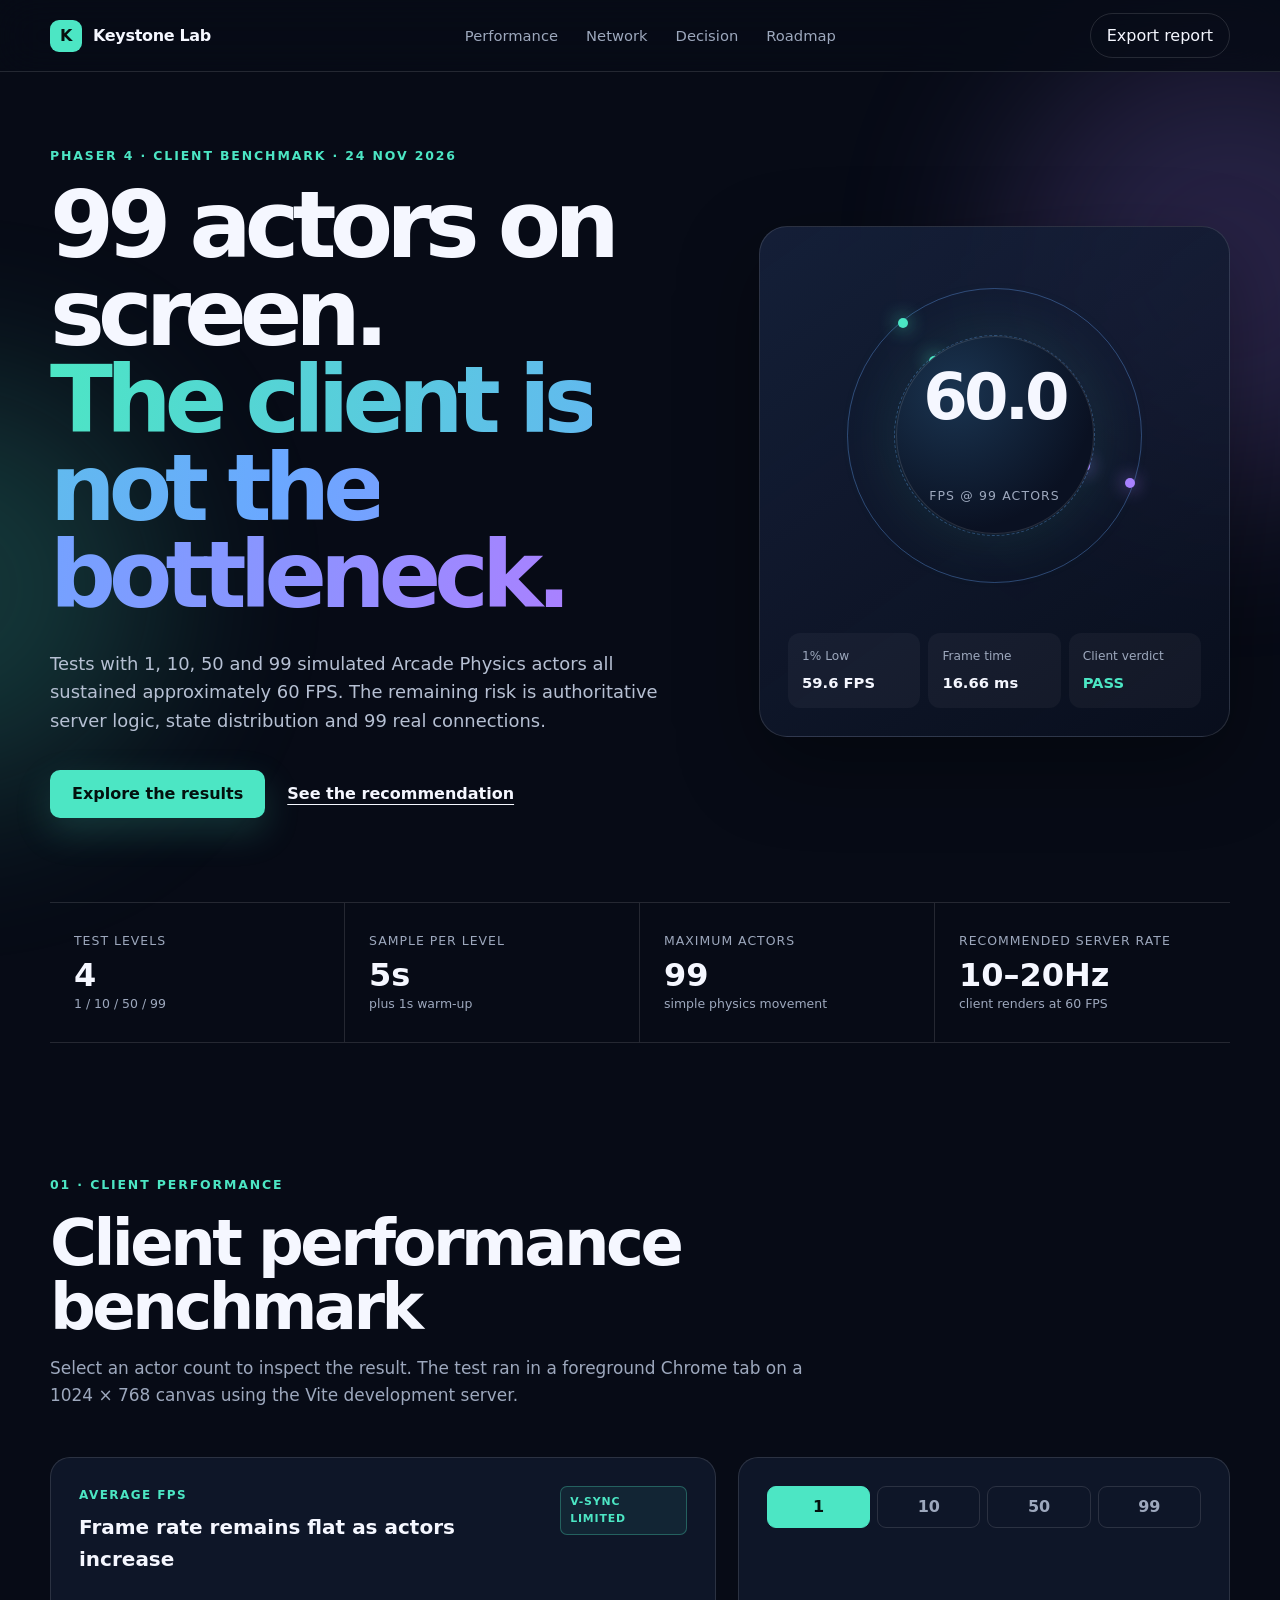
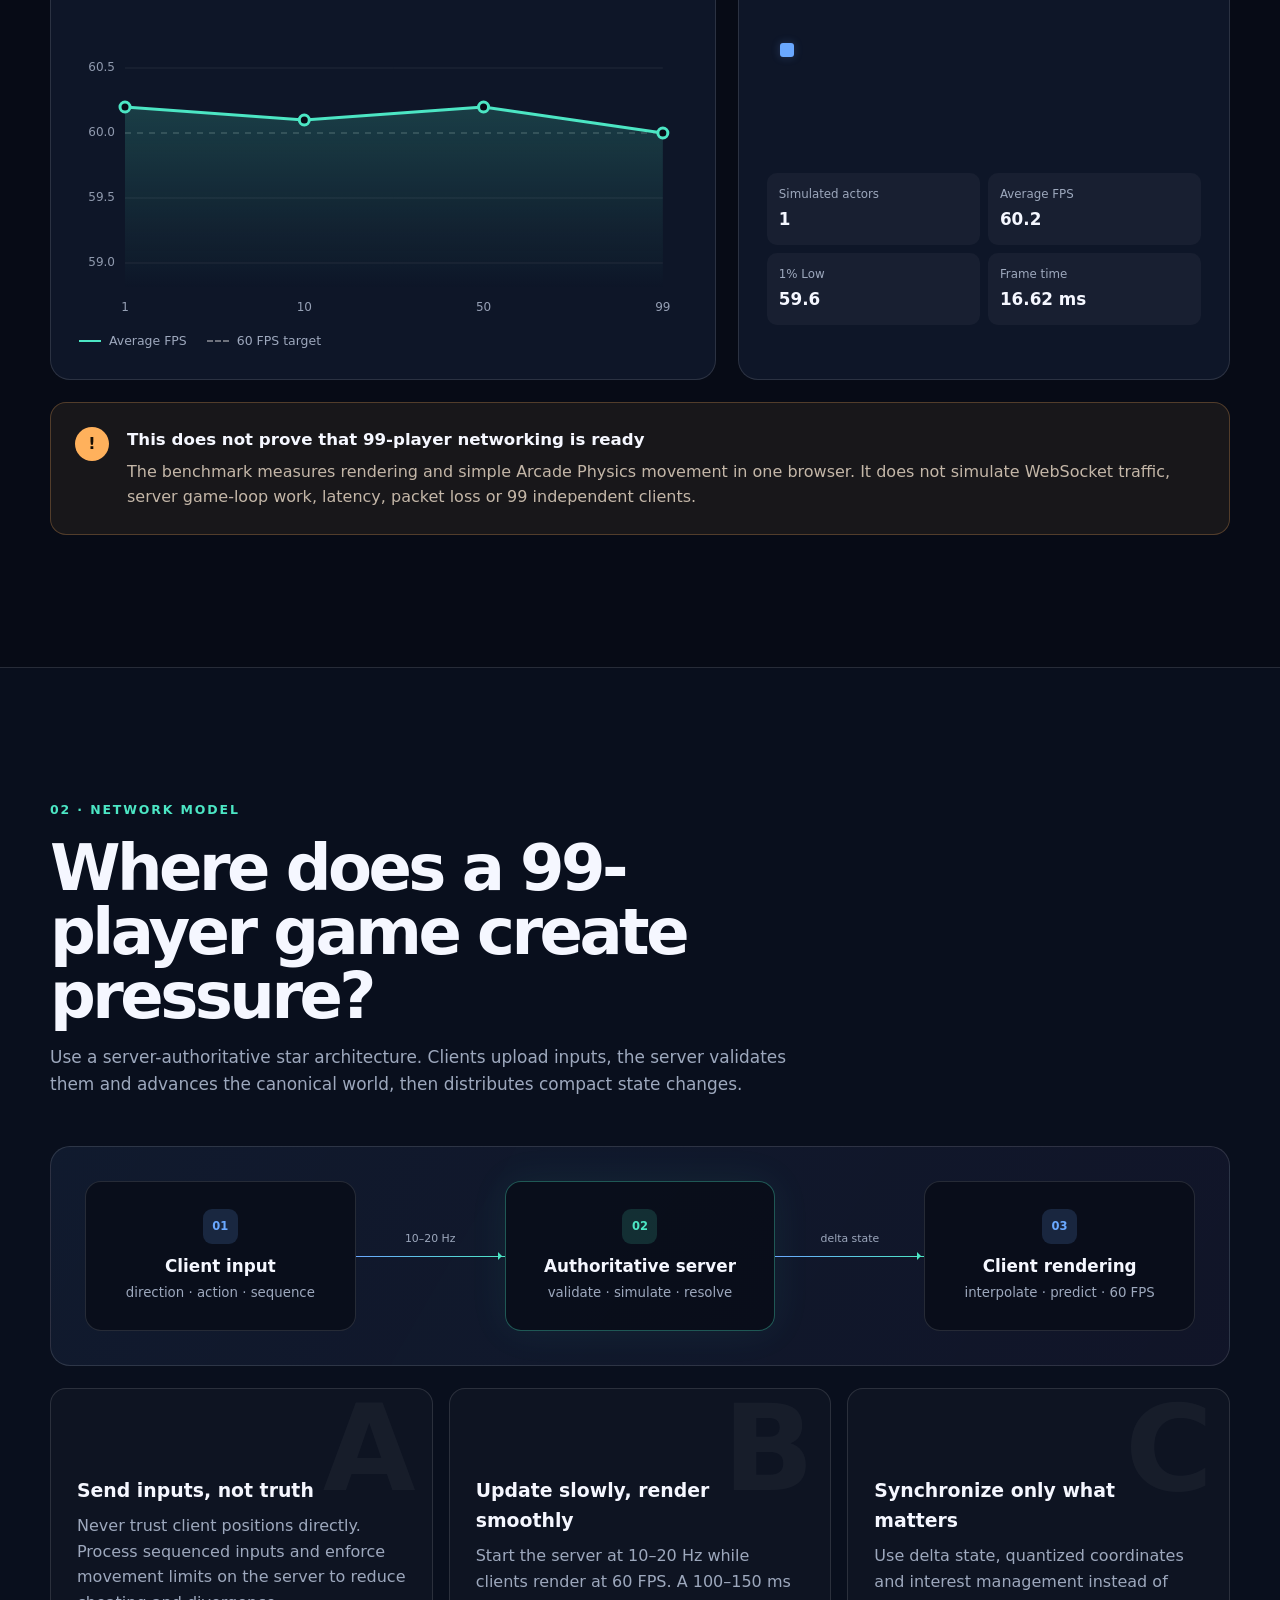
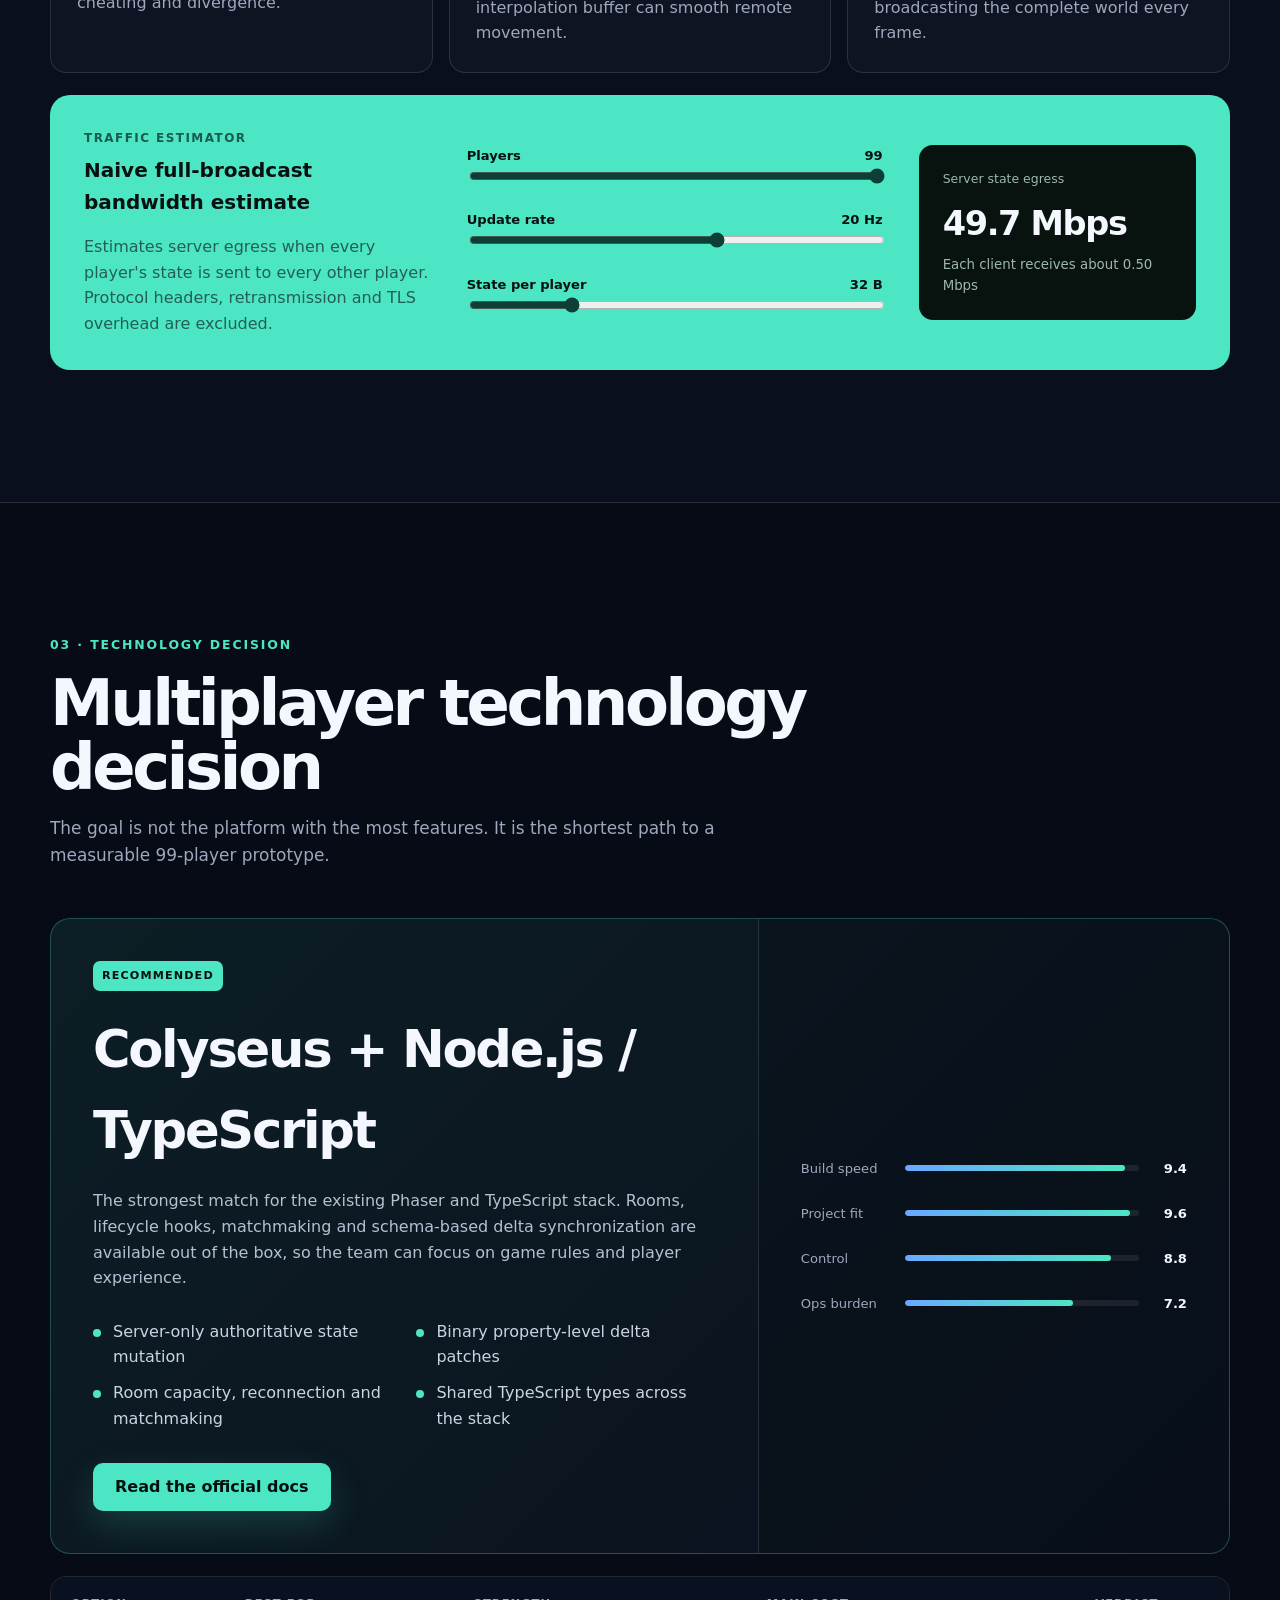
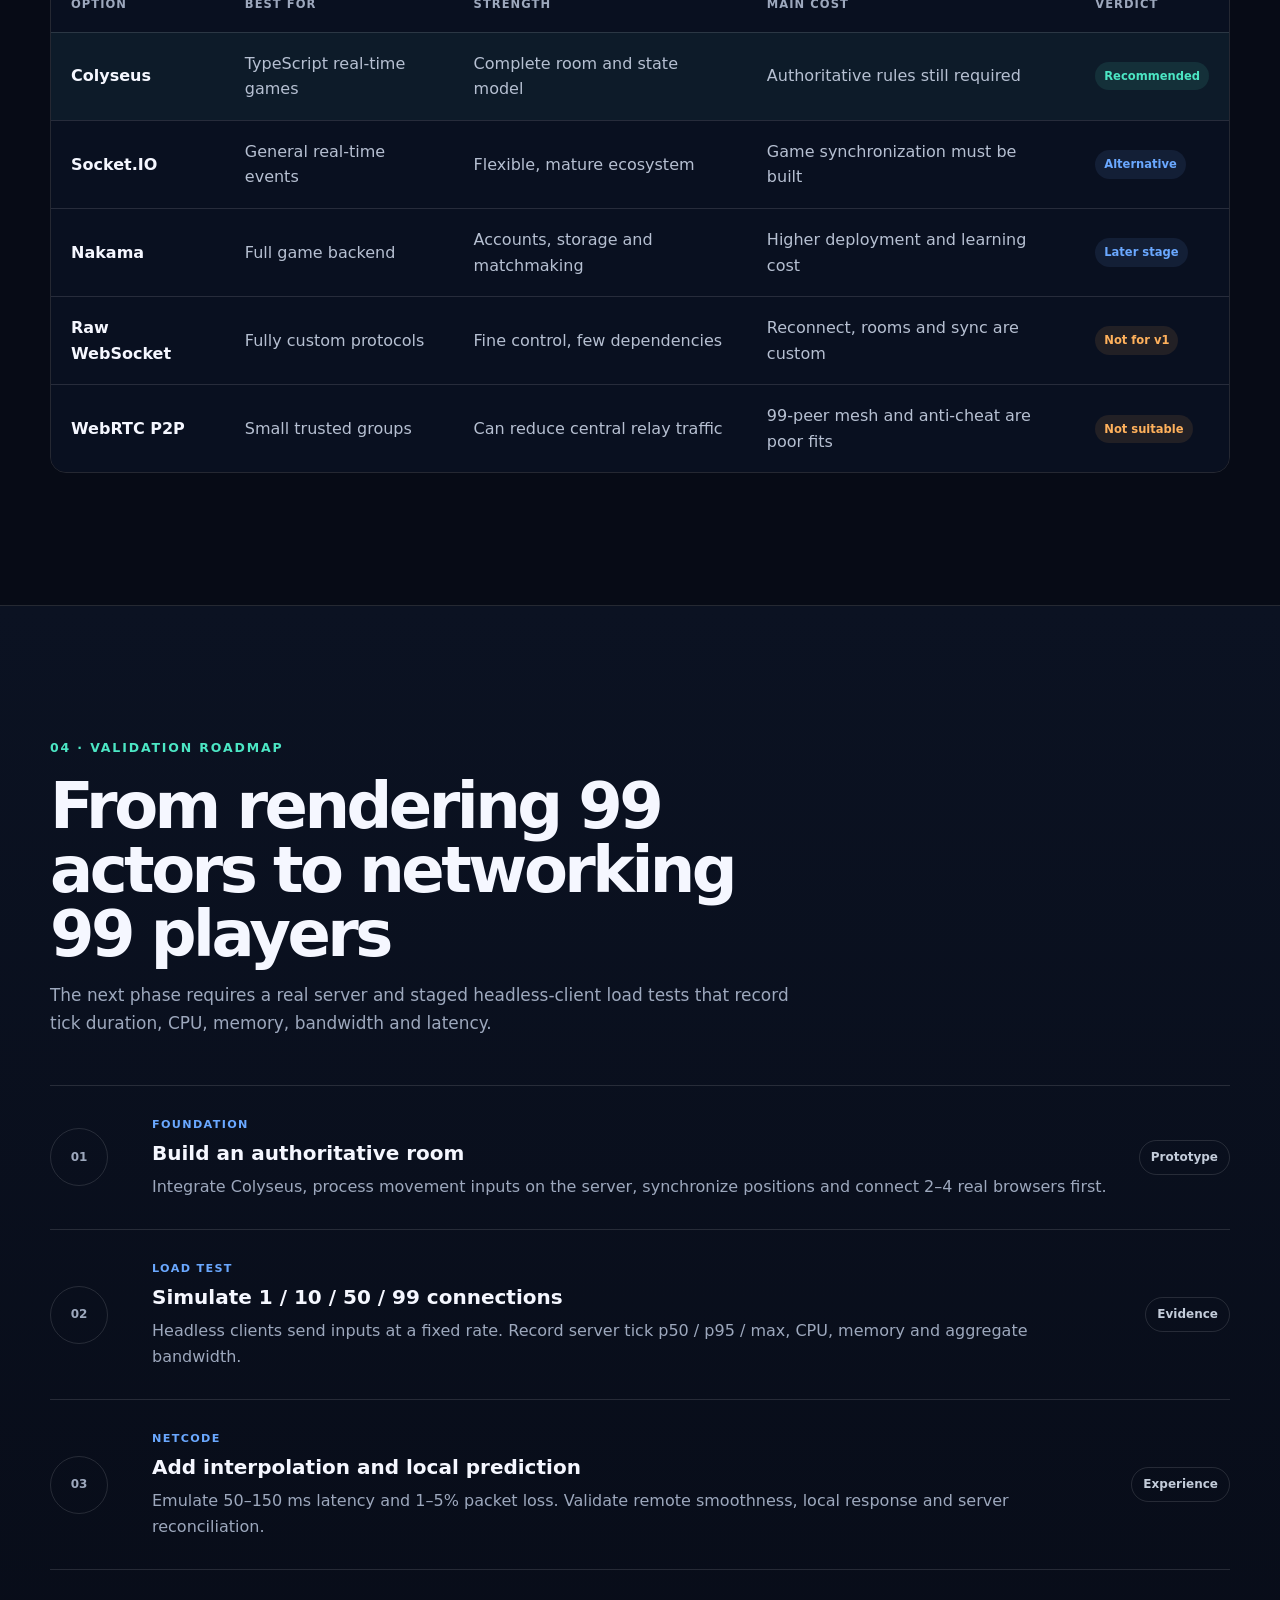
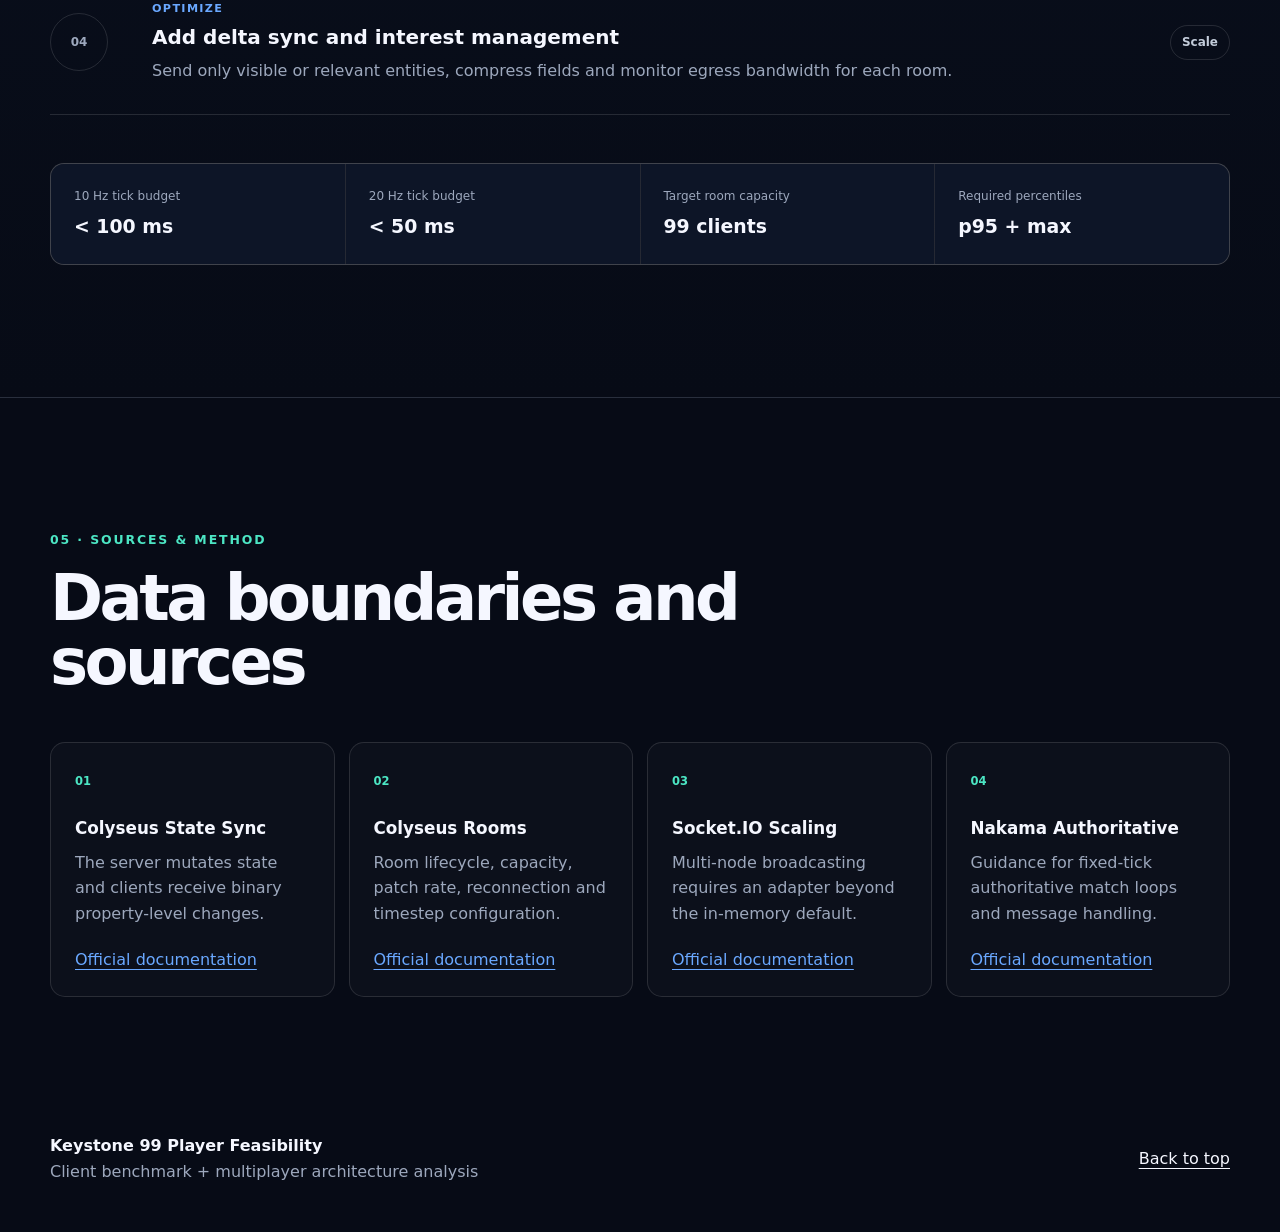
<file: report/index.html>
<!doctype html>
<html lang="en">
<head>
    <meta charset="UTF-8">
    <meta name="viewport" content="width=device-width, initial-scale=1.0">
    <meta name="description" content="Keystone Phaser 2D client performance benchmark and multiplayer technology analysis for a 99-player game.">
    <title>Keystone 99-Player Feasibility Report</title>
    <link rel="stylesheet" href="./styles.css">
</head>
<body>
    <div class="ambient ambient-a"></div>
    <div class="ambient ambient-b"></div>

    <header class="site-header">
        <a class="brand" href="#top" aria-label="Back to top">
            <span class="brand-mark">K</span>
            <span>Keystone Lab</span>
        </a>
        <nav aria-label="Main navigation">
            <a href="#performance">Performance</a>
            <a href="#network">Network</a>
            <a href="#decision">Decision</a>
            <a href="#roadmap">Roadmap</a>
        </nav>
        <button class="ghost-button" id="printReport" type="button">Export report</button>
    </header>

    <main id="top">
        <section class="hero section-shell">
            <div class="hero-copy reveal">
                <p class="eyebrow">PHASER 4 · CLIENT BENCHMARK · 24 NOV 2026</p>
                <h1>99 actors on screen.<br><span>The client is not the bottleneck.</span></h1>
                <p class="hero-lead">Tests with 1, 10, 50 and 99 simulated Arcade Physics actors all sustained approximately 60 FPS. The remaining risk is authoritative server logic, state distribution and 99 real connections.</p>
                <div class="hero-actions">
                    <a class="primary-button" href="#performance">Explore the results</a>
                    <a class="text-button" href="#recommendation">See the recommendation</a>
                </div>
            </div>
            <div class="hero-panel reveal" aria-label="Key benchmark findings">
                <div class="hero-orbit">
                    <div class="orbit-ring orbit-ring-a"></div>
                    <div class="orbit-ring orbit-ring-b"></div>
                    <div class="hero-score">
                        <strong>60.0</strong>
                        <span>FPS @ 99 actors</span>
                    </div>
                </div>
                <div class="signal-list">
                    <div><span>1% Low</span><strong>59.6 FPS</strong></div>
                    <div><span>Frame time</span><strong>16.66 ms</strong></div>
                    <div><span>Client verdict</span><strong class="good">PASS</strong></div>
                </div>
            </div>
        </section>

        <section class="metric-strip" aria-label="Summary metrics">
            <article><span>Test levels</span><strong>4</strong><small>1 / 10 / 50 / 99</small></article>
            <article><span>Sample per level</span><strong>5s</strong><small>plus 1s warm-up</small></article>
            <article><span>Maximum actors</span><strong>99</strong><small>simple physics movement</small></article>
            <article><span>Recommended server rate</span><strong>10–20Hz</strong><small>client renders at 60 FPS</small></article>
        </section>

        <section class="content-section section-shell" id="performance">
            <div class="section-heading reveal">
                <p class="eyebrow">01 · CLIENT PERFORMANCE</p>
                <h2>Client performance benchmark</h2>
                <p>Select an actor count to inspect the result. The test ran in a foreground Chrome tab on a 1024 × 768 canvas using the Vite development server.</p>
            </div>

            <div class="performance-grid">
                <div class="chart-card reveal">
                    <div class="card-header">
                        <div>
                            <p class="card-kicker">Average FPS</p>
                            <h3>Frame rate remains flat as actors increase</h3>
                        </div>
                        <span class="status-chip">V-SYNC LIMITED</span>
                    </div>
                    <div class="chart-wrap">
                        <canvas id="fpsChart" aria-label="Average FPS by simulated actor count"></canvas>
                    </div>
                    <div class="chart-legend">
                        <span><i class="legend-line"></i>Average FPS</span>
                        <span><i class="legend-dash"></i>60 FPS target</span>
                    </div>
                </div>

                <div class="inspector-card reveal">
                    <div class="actor-tabs" role="tablist" aria-label="Select simulated actor count">
                        <button class="actor-tab active" data-index="0" role="tab" aria-selected="true">1</button>
                        <button class="actor-tab" data-index="1" role="tab" aria-selected="false">10</button>
                        <button class="actor-tab" data-index="2" role="tab" aria-selected="false">50</button>
                        <button class="actor-tab" data-index="3" role="tab" aria-selected="false">99</button>
                    </div>
                    <div class="actor-stage" id="actorStage" aria-hidden="true"></div>
                    <div class="selected-metrics">
                        <div><span>Simulated actors</span><strong id="selectedActors">1</strong></div>
                        <div><span>Average FPS</span><strong id="selectedFps">60.2</strong></div>
                        <div><span>1% Low</span><strong id="selectedLow">59.6</strong></div>
                        <div><span>Frame time</span><strong id="selectedFrame">16.62 ms</strong></div>
                    </div>
                </div>
            </div>

            <div class="callout reveal">
                <div class="callout-icon">!</div>
                <div>
                    <h3>This does not prove that 99-player networking is ready</h3>
                    <p>The benchmark measures rendering and simple Arcade Physics movement in one browser. It does not simulate WebSocket traffic, server game-loop work, latency, packet loss or 99 independent clients.</p>
                </div>
            </div>
        </section>

        <section class="content-section dark-section" id="network">
            <div class="section-shell">
                <div class="section-heading reveal">
                    <p class="eyebrow">02 · NETWORK MODEL</p>
                    <h2>Where does a 99-player game create pressure?</h2>
                    <p>Use a server-authoritative star architecture. Clients upload inputs, the server validates them and advances the canonical world, then distributes compact state changes.</p>
                </div>

                <div class="architecture-card reveal" aria-label="Server-authoritative networking flow">
                    <div class="architecture-node clients-node">
                        <span class="node-icon">01</span>
                        <strong>Client input</strong>
                        <small>direction · action · sequence</small>
                    </div>
                    <div class="flow-line"><span>10–20 Hz</span></div>
                    <div class="architecture-node server-node">
                        <span class="node-icon">02</span>
                        <strong>Authoritative server</strong>
                        <small>validate · simulate · resolve</small>
                    </div>
                    <div class="flow-line"><span>delta state</span></div>
                    <div class="architecture-node render-node">
                        <span class="node-icon">03</span>
                        <strong>Client rendering</strong>
                        <small>interpolate · predict · 60 FPS</small>
                    </div>
                </div>

                <div class="network-grid">
                    <article class="principle-card reveal">
                        <span class="principle-number">A</span>
                        <h3>Send inputs, not truth</h3>
                        <p>Never trust client positions directly. Process sequenced inputs and enforce movement limits on the server to reduce cheating and divergence.</p>
                    </article>
                    <article class="principle-card reveal">
                        <span class="principle-number">B</span>
                        <h3>Update slowly, render smoothly</h3>
                        <p>Start the server at 10–20 Hz while clients render at 60 FPS. A 100–150 ms interpolation buffer can smooth remote movement.</p>
                    </article>
                    <article class="principle-card reveal">
                        <span class="principle-number">C</span>
                        <h3>Synchronize only what matters</h3>
                        <p>Use delta state, quantized coordinates and interest management instead of broadcasting the complete world every frame.</p>
                    </article>
                </div>

                <div class="calculator-card reveal">
                    <div class="calculator-copy">
                        <p class="card-kicker">Traffic estimator</p>
                        <h3>Naive full-broadcast bandwidth estimate</h3>
                        <p>Estimates server egress when every player's state is sent to every other player. Protocol headers, retransmission and TLS overhead are excluded.</p>
                    </div>
                    <div class="calculator-controls">
                        <label>
                            <span>Players <output id="playersOutput">99</output></span>
                            <input id="playersRange" type="range" min="1" max="99" value="99">
                        </label>
                        <label>
                            <span>Update rate <output id="tickOutput">20 Hz</output></span>
                            <input id="tickRange" type="range" min="5" max="30" step="5" value="20">
                        </label>
                        <label>
                            <span>State per player <output id="bytesOutput">32 B</output></span>
                            <input id="bytesRange" type="range" min="12" max="96" step="4" value="32">
                        </label>
                    </div>
                    <div class="calculator-result">
                        <span>Server state egress</span>
                        <strong id="bandwidthResult">49.7 Mbps</strong>
                        <small id="clientBandwidth">Each client receives about 0.50 Mbps</small>
                    </div>
                </div>
            </div>
        </section>

        <section class="content-section section-shell" id="decision">
            <div class="section-heading reveal">
                <p class="eyebrow">03 · TECHNOLOGY DECISION</p>
                <h2>Multiplayer technology decision</h2>
                <p>The goal is not the platform with the most features. It is the shortest path to a measurable 99-player prototype.</p>
            </div>

            <div class="recommendation" id="recommendation">
                <div class="recommendation-main reveal">
                    <span class="recommendation-label">RECOMMENDED</span>
                    <h3>Colyseus + Node.js / TypeScript</h3>
                    <p>The strongest match for the existing Phaser and TypeScript stack. Rooms, lifecycle hooks, matchmaking and schema-based delta synchronization are available out of the box, so the team can focus on game rules and player experience.</p>
                    <ul>
                        <li>Server-only authoritative state mutation</li>
                        <li>Binary property-level delta patches</li>
                        <li>Room capacity, reconnection and matchmaking</li>
                        <li>Shared TypeScript types across the stack</li>
                    </ul>
                    <a class="primary-button" href="https://docs.colyseus.io/" target="_blank" rel="noreferrer">Read the official docs</a>
                </div>
                <div class="decision-score reveal">
                    <div class="score-row"><span>Build speed</span><div><i style="--score: 94%"></i></div><strong>9.4</strong></div>
                    <div class="score-row"><span>Project fit</span><div><i style="--score: 96%"></i></div><strong>9.6</strong></div>
                    <div class="score-row"><span>Control</span><div><i style="--score: 88%"></i></div><strong>8.8</strong></div>
                    <div class="score-row"><span>Ops burden</span><div><i style="--score: 72%"></i></div><strong>7.2</strong></div>
                </div>
            </div>

            <div class="comparison-table-wrap reveal">
                <table>
                    <thead>
                        <tr><th>Option</th><th>Best for</th><th>Strength</th><th>Main cost</th><th>Verdict</th></tr>
                    </thead>
                    <tbody>
                        <tr class="highlight-row"><td><strong>Colyseus</strong></td><td>TypeScript real-time games</td><td>Complete room and state model</td><td>Authoritative rules still required</td><td><span class="table-chip best">Recommended</span></td></tr>
                        <tr><td><strong>Socket.IO</strong></td><td>General real-time events</td><td>Flexible, mature ecosystem</td><td>Game synchronization must be built</td><td><span class="table-chip">Alternative</span></td></tr>
                        <tr><td><strong>Nakama</strong></td><td>Full game backend</td><td>Accounts, storage and matchmaking</td><td>Higher deployment and learning cost</td><td><span class="table-chip">Later stage</span></td></tr>
                        <tr><td><strong>Raw WebSocket</strong></td><td>Fully custom protocols</td><td>Fine control, few dependencies</td><td>Reconnect, rooms and sync are custom</td><td><span class="table-chip warning">Not for v1</span></td></tr>
                        <tr><td><strong>WebRTC P2P</strong></td><td>Small trusted groups</td><td>Can reduce central relay traffic</td><td>99-peer mesh and anti-cheat are poor fits</td><td><span class="table-chip warning">Not suitable</span></td></tr>
                    </tbody>
                </table>
            </div>
        </section>

        <section class="content-section roadmap-section" id="roadmap">
            <div class="section-shell">
                <div class="section-heading reveal">
                    <p class="eyebrow">04 · VALIDATION ROADMAP</p>
                    <h2>From rendering 99 actors to networking 99 players</h2>
                    <p>The next phase requires a real server and staged headless-client load tests that record tick duration, CPU, memory, bandwidth and latency.</p>
                </div>

                <div class="roadmap-list">
                    <article class="roadmap-item reveal">
                        <div class="roadmap-marker"><span>01</span></div>
                        <div><p>FOUNDATION</p><h3>Build an authoritative room</h3><span>Integrate Colyseus, process movement inputs on the server, synchronize positions and connect 2–4 real browsers first.</span></div>
                        <strong>Prototype</strong>
                    </article>
                    <article class="roadmap-item reveal">
                        <div class="roadmap-marker"><span>02</span></div>
                        <div><p>LOAD TEST</p><h3>Simulate 1 / 10 / 50 / 99 connections</h3><span>Headless clients send inputs at a fixed rate. Record server tick p50 / p95 / max, CPU, memory and aggregate bandwidth.</span></div>
                        <strong>Evidence</strong>
                    </article>
                    <article class="roadmap-item reveal">
                        <div class="roadmap-marker"><span>03</span></div>
                        <div><p>NETCODE</p><h3>Add interpolation and local prediction</h3><span>Emulate 50–150 ms latency and 1–5% packet loss. Validate remote smoothness, local response and server reconciliation.</span></div>
                        <strong>Experience</strong>
                    </article>
                    <article class="roadmap-item reveal">
                        <div class="roadmap-marker"><span>04</span></div>
                        <div><p>OPTIMIZE</p><h3>Add delta sync and interest management</h3><span>Send only visible or relevant entities, compress fields and monitor egress bandwidth for each room.</span></div>
                        <strong>Scale</strong>
                    </article>
                </div>

                <div class="acceptance-grid reveal">
                    <div><span>10 Hz tick budget</span><strong>&lt; 100 ms</strong></div>
                    <div><span>20 Hz tick budget</span><strong>&lt; 50 ms</strong></div>
                    <div><span>Target room capacity</span><strong>99 clients</strong></div>
                    <div><span>Required percentiles</span><strong>p95 + max</strong></div>
                </div>
            </div>
        </section>

        <section class="content-section section-shell sources-section">
            <div class="section-heading reveal">
                <p class="eyebrow">05 · SOURCES & METHOD</p>
                <h2>Data boundaries and sources</h2>
            </div>
            <div class="sources-grid">
                <article class="source-card reveal"><span>01</span><h3>Colyseus State Sync</h3><p>The server mutates state and clients receive binary property-level changes.</p><a href="https://docs.colyseus.io/state" target="_blank" rel="noreferrer">Official documentation</a></article>
                <article class="source-card reveal"><span>02</span><h3>Colyseus Rooms</h3><p>Room lifecycle, capacity, patch rate, reconnection and timestep configuration.</p><a href="https://docs.colyseus.io/room" target="_blank" rel="noreferrer">Official documentation</a></article>
                <article class="source-card reveal"><span>03</span><h3>Socket.IO Scaling</h3><p>Multi-node broadcasting requires an adapter beyond the in-memory default.</p><a href="https://socket.io/docs/v4/adapter" target="_blank" rel="noreferrer">Official documentation</a></article>
                <article class="source-card reveal"><span>04</span><h3>Nakama Authoritative</h3><p>Guidance for fixed-tick authoritative match loops and message handling.</p><a href="https://heroiclabs.com/docs/nakama/concepts/multiplayer/authoritative/" target="_blank" rel="noreferrer">Official documentation</a></article>
            </div>
        </section>
    </main>

    <footer>
        <div><strong>Keystone 99 Player Feasibility</strong><span>Client benchmark + multiplayer architecture analysis</span></div>
        <a href="#top">Back to top</a>
    </footer>

    <script src="./app.js"></script>
</body>
</html>
</file>
<file: report/styles.css>
:root {
    color-scheme: dark;
    --ink: #f5f7ff;
    --muted: #9da8bd;
    --line: rgba(255, 255, 255, 0.12);
    --panel: rgba(19, 27, 48, 0.72);
    --navy: #070b16;
    --navy-soft: #0c1324;
    --teal: #4ce6c4;
    --blue: #6aa8ff;
    --violet: #a981ff;
    --orange: #ffb15c;
    --max: 1180px;
}

* { box-sizing: border-box; }
html { scroll-behavior: smooth; }
body {
    margin: 0;
    min-width: 320px;
    background: var(--navy);
    color: var(--ink);
    font-family: Inter, ui-sans-serif, system-ui, -apple-system, BlinkMacSystemFont, "Segoe UI", sans-serif;
    font-size: 16px;
    line-height: 1.6;
    overflow-x: hidden;
}
a { color: inherit; }
button, input { font: inherit; }
button, a { -webkit-tap-highlight-color: transparent; }

.ambient { position: fixed; z-index: -1; border-radius: 50%; filter: blur(90px); opacity: .2; pointer-events: none; }
.ambient-a { width: 460px; height: 460px; background: var(--violet); top: 4%; right: -180px; }
.ambient-b { width: 420px; height: 420px; background: var(--teal); top: 42%; left: -260px; }

.site-header {
    position: sticky;
    top: 0;
    z-index: 20;
    height: 72px;
    display: flex;
    align-items: center;
    justify-content: space-between;
    padding: 0 max(24px, calc((100vw - var(--max)) / 2));
    border-bottom: 1px solid var(--line);
    background: rgba(7, 11, 22, .82);
    backdrop-filter: blur(20px);
}
.brand { display: flex; align-items: center; gap: 11px; text-decoration: none; font-weight: 760; letter-spacing: -.02em; }
.brand-mark { display: grid; place-items: center; width: 32px; height: 32px; border-radius: 9px; color: #06110f; background: var(--teal); font-weight: 900; }
.site-header nav { display: flex; gap: 28px; }
.site-header nav a { color: var(--muted); text-decoration: none; font-size: .92rem; transition: color .2s; }
.site-header nav a:hover { color: var(--ink); }
.ghost-button { border: 1px solid var(--line); border-radius: 999px; padding: 9px 16px; color: var(--ink); background: transparent; cursor: pointer; }
.ghost-button:hover { border-color: var(--teal); }

.section-shell { width: min(var(--max), calc(100% - 48px)); margin: 0 auto; }
.hero { min-height: 690px; display: grid; grid-template-columns: 1.15fr .85fr; gap: 72px; align-items: center; padding-top: 74px; padding-bottom: 84px; }
.eyebrow { margin: 0 0 16px; color: var(--teal); font-size: .78rem; font-weight: 800; letter-spacing: .15em; }
.hero h1 { max-width: 780px; margin: 0; font-size: clamp(3.6rem, 7.2vw, 6.9rem); line-height: .95; letter-spacing: -.075em; }
.hero h1 span { color: transparent; background: linear-gradient(100deg, var(--teal), var(--blue) 55%, var(--violet)); background-clip: text; -webkit-background-clip: text; }
.hero-lead { max-width: 680px; margin: 30px 0 34px; color: #b6c0d3; font-size: 1.12rem; }
.hero-actions { display: flex; gap: 22px; align-items: center; }
.primary-button { display: inline-flex; align-items: center; justify-content: center; min-height: 48px; padding: 0 22px; border: 0; border-radius: 10px; color: #03110e; background: var(--teal); text-decoration: none; font-weight: 800; box-shadow: 0 14px 36px rgba(76, 230, 196, .18); transition: transform .2s, box-shadow .2s; }
.primary-button:hover { transform: translateY(-2px); box-shadow: 0 18px 44px rgba(76, 230, 196, .25); }
.text-button { color: var(--ink); font-weight: 700; text-underline-offset: 5px; }

.hero-panel { padding: 28px; border: 1px solid var(--line); border-radius: 28px; background: linear-gradient(145deg, rgba(22, 33, 59, .92), rgba(10, 16, 31, .74)); box-shadow: 0 28px 80px rgba(0, 0, 0, .35); }
.hero-orbit { position: relative; display: grid; place-items: center; aspect-ratio: 1; max-width: 360px; margin: 0 auto 18px; }
.orbit-ring { position: absolute; inset: 9%; border: 1px solid rgba(106, 168, 255, .35); border-radius: 50%; }
.orbit-ring::before, .orbit-ring::after { content: ""; position: absolute; width: 10px; height: 10px; border-radius: 50%; background: var(--teal); box-shadow: 0 0 18px var(--teal); }
.orbit-ring::before { top: 10%; left: 17%; }
.orbit-ring::after { right: 2%; bottom: 32%; background: var(--violet); box-shadow: 0 0 18px var(--violet); }
.orbit-ring-a { animation: spin 16s linear infinite; }
.orbit-ring-b { inset: 22%; border-style: dashed; animation: spin 12s linear infinite reverse; }
.hero-score { position: relative; display: grid; place-items: center; width: 55%; aspect-ratio: 1; border-radius: 50%; background: radial-gradient(circle at 30% 28%, #1a3450, #0a1122 70%); box-shadow: inset 0 0 0 1px var(--line), 0 0 65px rgba(76, 230, 196, .12); }
.hero-score strong { font-size: clamp(2.6rem, 5vw, 4.6rem); line-height: 1; letter-spacing: -.06em; }
.hero-score span { color: var(--muted); font-size: .78rem; text-transform: uppercase; letter-spacing: .09em; }
.signal-list { display: grid; grid-template-columns: repeat(3, 1fr); gap: 8px; }
.signal-list div { padding: 14px; border-radius: 12px; background: rgba(255,255,255,.04); }
.signal-list span, .signal-list strong { display: block; }
.signal-list span { color: var(--muted); font-size: .76rem; }
.signal-list strong { margin-top: 4px; font-size: .92rem; }
.good { color: var(--teal); }
@keyframes spin { to { transform: rotate(360deg); } }

.metric-strip { display: grid; grid-template-columns: repeat(4, 1fr); max-width: var(--max); margin: 0 auto; border-top: 1px solid var(--line); border-bottom: 1px solid var(--line); }
.metric-strip article { padding: 28px 24px; border-right: 1px solid var(--line); }
.metric-strip article:last-child { border: 0; }
.metric-strip span, .metric-strip small { display: block; color: var(--muted); }
.metric-strip span { font-size: .78rem; text-transform: uppercase; letter-spacing: .08em; }
.metric-strip strong { display: block; margin: 8px 0 3px; font-size: 2rem; line-height: 1; }
.metric-strip small { font-size: .78rem; }

.content-section { padding: 132px 0; }
.section-heading { max-width: 760px; margin-bottom: 48px; }
.section-heading h2 { margin: 0 0 16px; font-size: clamp(2.35rem, 5vw, 4.4rem); line-height: 1; letter-spacing: -.055em; }
.section-heading > p:last-child { margin: 0; color: var(--muted); font-size: 1.06rem; }

.performance-grid { display: grid; grid-template-columns: 1.15fr .85fr; gap: 22px; }
.chart-card, .inspector-card { min-width: 0; padding: 28px; border: 1px solid var(--line); border-radius: 20px; background: var(--panel); }
.card-header { display: flex; justify-content: space-between; gap: 20px; align-items: flex-start; }
.card-kicker { margin: 0 0 6px; color: var(--teal); font-size: .75rem; font-weight: 800; text-transform: uppercase; letter-spacing: .12em; }
.card-header h3, .calculator-copy h3 { margin: 0; font-size: 1.25rem; }
.status-chip { padding: 6px 9px; border: 1px solid rgba(76,230,196,.3); border-radius: 7px; color: var(--teal); background: rgba(76,230,196,.08); font-size: .68rem; font-weight: 800; letter-spacing: .08em; }
.chart-wrap { position: relative; height: 330px; margin-top: 26px; }
#fpsChart { width: 100%; height: 100%; }
.chart-legend { display: flex; gap: 20px; color: var(--muted); font-size: .78rem; }
.chart-legend span { display: flex; gap: 8px; align-items: center; }
.legend-line, .legend-dash { width: 22px; border-top: 2px solid var(--teal); }
.legend-dash { border-top-style: dashed; border-color: rgba(255,255,255,.4); }

.actor-tabs { display: grid; grid-template-columns: repeat(4, 1fr); gap: 7px; }
.actor-tab { min-height: 42px; border: 1px solid var(--line); border-radius: 9px; color: var(--muted); background: transparent; cursor: pointer; font-weight: 800; }
.actor-tab.active { color: #04110f; border-color: var(--teal); background: var(--teal); }
.actor-stage { display: grid; grid-template-columns: repeat(11, 1fr); align-content: center; gap: 6px; min-height: 245px; padding: 24px 3px; }
.actor-dot { aspect-ratio: 1; max-width: 14px; width: 100%; margin: auto; border-radius: 3px; background: var(--blue); box-shadow: 0 0 8px rgba(106,168,255,.25); animation: actorPulse 1.8s ease-in-out infinite alternate; animation-delay: calc(var(--delay) * -35ms); }
@keyframes actorPulse { to { transform: translateY(-4px); background: var(--teal); } }
.selected-metrics { display: grid; grid-template-columns: 1fr 1fr; gap: 8px; }
.selected-metrics div { padding: 12px; border-radius: 10px; background: rgba(255,255,255,.045); }
.selected-metrics span, .selected-metrics strong { display: block; }
.selected-metrics span { color: var(--muted); font-size: .74rem; }
.selected-metrics strong { margin-top: 2px; font-size: 1.05rem; }
.callout { display: flex; gap: 18px; align-items: flex-start; margin-top: 22px; padding: 24px; border: 1px solid rgba(255,177,92,.25); border-radius: 16px; background: rgba(255,177,92,.07); }
.callout-icon { flex: 0 0 auto; display: grid; place-items: center; width: 34px; height: 34px; border-radius: 50%; color: #160e04; background: var(--orange); font-weight: 900; }
.callout h3 { margin: 0 0 5px; font-size: 1.04rem; }
.callout p { margin: 0; color: #c4b7a8; }

.dark-section { position: relative; background: #090f1d; border-top: 1px solid var(--line); border-bottom: 1px solid var(--line); }
.architecture-card { display: grid; grid-template-columns: 1fr .55fr 1fr .55fr 1fr; align-items: center; padding: 34px; border: 1px solid var(--line); border-radius: 20px; background: linear-gradient(120deg, rgba(106,168,255,.08), rgba(169,129,255,.05)); }
.architecture-node { min-height: 150px; display: flex; flex-direction: column; justify-content: center; align-items: center; text-align: center; border: 1px solid var(--line); border-radius: 16px; background: rgba(7,11,22,.75); }
.architecture-node strong { margin: 9px 0 2px; font-size: 1.05rem; }
.architecture-node small { color: var(--muted); }
.node-icon { display: grid; place-items: center; width: 35px; height: 35px; border-radius: 9px; background: rgba(106,168,255,.16); color: var(--blue); font-size: .72rem; font-weight: 900; }
.server-node { border-color: rgba(76,230,196,.35); box-shadow: 0 0 40px rgba(76,230,196,.07); }
.server-node .node-icon { background: rgba(76,230,196,.15); color: var(--teal); }
.flow-line { position: relative; height: 1px; background: linear-gradient(90deg, var(--blue), var(--teal)); }
.flow-line::after { content: ""; position: absolute; right: -1px; top: -4px; border: 4px solid transparent; border-left-color: var(--teal); }
.flow-line span { position: absolute; left: 50%; bottom: 9px; transform: translateX(-50%); white-space: nowrap; color: var(--muted); font-size: .68rem; }
.network-grid { display: grid; grid-template-columns: repeat(3, 1fr); gap: 16px; margin-top: 22px; }
.principle-card { position: relative; min-height: 210px; padding: 26px; overflow: hidden; border: 1px solid var(--line); border-radius: 16px; background: rgba(255,255,255,.025); }
.principle-number { position: absolute; right: 16px; top: 0; color: rgba(255,255,255,.04); font-size: 7.5rem; font-weight: 900; line-height: 1; }
.principle-card h3 { position: relative; margin: 60px 0 8px; font-size: 1.18rem; }
.principle-card p { position: relative; margin: 0; color: var(--muted); }

.calculator-card { display: grid; grid-template-columns: 1fr 1.2fr .8fr; gap: 36px; align-items: center; margin-top: 22px; padding: 34px; border-radius: 20px; color: #08110f; background: var(--teal); }
.calculator-card .card-kicker { color: #195b4e; }
.calculator-copy p:last-child { margin-bottom: 0; color: #245e54; }
.calculator-controls { display: grid; gap: 18px; }
.calculator-controls label span { display: flex; justify-content: space-between; gap: 20px; font-size: .82rem; font-weight: 700; }
.calculator-controls input { width: 100%; accent-color: #0d3f37; }
.calculator-result { padding: 24px; border-radius: 14px; color: var(--ink); background: #08130f; }
.calculator-result span, .calculator-result strong, .calculator-result small { display: block; }
.calculator-result span { color: #9db6ae; font-size: .78rem; }
.calculator-result strong { margin: 8px 0 3px; font-size: 2.1rem; letter-spacing: -.04em; }
.calculator-result small { color: #9db6ae; }

.recommendation { display: grid; grid-template-columns: 1.2fr .8fr; border: 1px solid rgba(76,230,196,.28); border-radius: 20px; overflow: hidden; background: linear-gradient(135deg, rgba(76,230,196,.085), rgba(106,168,255,.04)); }
.recommendation-main { padding: 42px; }
.recommendation-label { display: inline-block; padding: 6px 9px; border-radius: 7px; color: #06110f; background: var(--teal); font-size: .7rem; font-weight: 900; letter-spacing: .1em; }
.recommendation h3 { margin: 18px 0 10px; font-size: clamp(1.9rem, 4vw, 3.2rem); letter-spacing: -.045em; }
.recommendation p { color: #b5c1d3; }
.recommendation ul { display: grid; grid-template-columns: 1fr 1fr; gap: 10px 24px; margin: 28px 0 32px; padding: 0; list-style: none; }
.recommendation li { position: relative; padding-left: 20px; color: #cbd4e4; }
.recommendation li::before { content: ""; position: absolute; left: 0; top: .62em; width: 8px; height: 8px; border-radius: 50%; background: var(--teal); }
.decision-score { display: grid; align-content: center; gap: 24px; padding: 42px; border-left: 1px solid var(--line); background: rgba(0,0,0,.14); }
.score-row { display: grid; grid-template-columns: 90px 1fr 34px; gap: 14px; align-items: center; font-size: .82rem; }
.score-row > span { color: var(--muted); }
.score-row > div { height: 6px; border-radius: 999px; background: rgba(255,255,255,.08); overflow: hidden; }
.score-row i { display: block; width: var(--score); height: 100%; border-radius: inherit; background: linear-gradient(90deg, var(--blue), var(--teal)); }
.score-row strong { text-align: right; }
.comparison-table-wrap { margin-top: 22px; overflow-x: auto; border: 1px solid var(--line); border-radius: 16px; }
table { width: 100%; min-width: 820px; border-collapse: collapse; background: rgba(12,19,36,.72); }
th, td { padding: 18px 20px; border-bottom: 1px solid var(--line); text-align: left; }
th { color: var(--muted); font-size: .72rem; text-transform: uppercase; letter-spacing: .09em; }
td { color: #b6c0d2; }
td strong { color: var(--ink); }
tbody tr:last-child td { border-bottom: 0; }
.highlight-row { background: rgba(76,230,196,.055); }
.table-chip { display: inline-block; padding: 5px 9px; border-radius: 999px; color: var(--blue); background: rgba(106,168,255,.1); font-size: .72rem; font-weight: 800; }
.table-chip.best { color: var(--teal); background: rgba(76,230,196,.1); }
.table-chip.warning { color: var(--orange); background: rgba(255,177,92,.1); }

.roadmap-section { background: linear-gradient(180deg, #0b1222, #070b16); border-top: 1px solid var(--line); border-bottom: 1px solid var(--line); }
.roadmap-list { border-top: 1px solid var(--line); }
.roadmap-item { display: grid; grid-template-columns: 74px 1fr auto; gap: 28px; align-items: center; padding: 30px 0; border-bottom: 1px solid var(--line); }
.roadmap-marker { display: grid; place-items: center; width: 58px; height: 58px; border: 1px solid var(--line); border-radius: 50%; }
.roadmap-marker span { color: var(--teal); font-size: .75rem; font-weight: 900; }
.roadmap-item p { margin: 0 0 3px; color: var(--blue); font-size: .7rem; font-weight: 900; letter-spacing: .12em; }
.roadmap-item h3 { margin: 0 0 5px; font-size: 1.25rem; }
.roadmap-item div > span { color: var(--muted); }
.roadmap-item > strong { padding: 7px 11px; border: 1px solid var(--line); border-radius: 999px; color: #c3ccda; font-size: .75rem; }
.acceptance-grid { display: grid; grid-template-columns: repeat(4, 1fr); gap: 1px; margin-top: 48px; border: 1px solid var(--line); border-radius: 14px; overflow: hidden; background: var(--line); }
.acceptance-grid div { padding: 23px; background: #0d1527; }
.acceptance-grid span, .acceptance-grid strong { display: block; }
.acceptance-grid span { color: var(--muted); font-size: .75rem; }
.acceptance-grid strong { margin-top: 5px; font-size: 1.18rem; }

.sources-section { padding-bottom: 100px; }
.sources-grid { display: grid; grid-template-columns: repeat(4, 1fr); gap: 14px; }
.source-card { padding: 24px; border: 1px solid var(--line); border-radius: 15px; background: rgba(255,255,255,.025); }
.source-card > span { color: var(--teal); font-size: .72rem; font-weight: 900; }
.source-card h3 { margin: 22px 0 8px; font-size: 1.05rem; }
.source-card p { min-height: 74px; margin: 0 0 20px; color: var(--muted); }
.source-card a { color: var(--blue); text-underline-offset: 4px; }

footer { display: flex; justify-content: space-between; align-items: center; gap: 20px; max-width: var(--max); margin: 0 auto; padding: 36px 0 48px; color: var(--muted); }
footer div { display: grid; }
footer strong { color: var(--ink); }
footer a { color: var(--ink); text-underline-offset: 4px; }

.reveal { opacity: 0; transform: translateY(18px); transition: opacity .7s ease, transform .7s ease; }
.reveal.visible { opacity: 1; transform: none; }

@media (max-width: 960px) {
    .site-header nav { display: none; }
    .hero, .performance-grid, .recommendation { grid-template-columns: 1fr; }
    .hero { gap: 34px; padding-top: 86px; }
    .hero-panel { max-width: 600px; }
    .metric-strip { grid-template-columns: 1fr 1fr; margin-inline: 24px; }
    .metric-strip article:nth-child(2) { border-right: 0; }
    .metric-strip article:nth-child(-n+2) { border-bottom: 1px solid var(--line); }
    .network-grid { grid-template-columns: 1fr; }
    .calculator-card { grid-template-columns: 1fr 1fr; }
    .calculator-copy { grid-column: 1 / -1; }
    .decision-score { border-top: 1px solid var(--line); border-left: 0; }
    .sources-grid, .acceptance-grid { grid-template-columns: 1fr 1fr; }
}

@media (max-width: 680px) {
    .site-header { height: 64px; padding-inline: 18px; }
    .brand span:last-child { display: none; }
    .section-shell { width: min(100% - 32px, var(--max)); }
    .hero { min-height: 0; padding-top: 70px; }
    .hero h1 { font-size: clamp(3.1rem, 17vw, 5rem); }
    .hero-actions { align-items: flex-start; flex-direction: column; }
    .hero-panel { padding: 18px; }
    .signal-list { grid-template-columns: 1fr; }
    .metric-strip { margin-inline: 16px; }
    .metric-strip article { padding: 22px 16px; }
    .content-section { padding: 92px 0; }
    .chart-card, .inspector-card { padding: 20px; }
    .card-header { display: grid; }
    .chart-wrap { height: 270px; }
    .architecture-card { grid-template-columns: 1fr; gap: 20px; padding: 20px; }
    .flow-line { width: 1px; height: 45px; margin: auto; background: linear-gradient(var(--blue), var(--teal)); }
    .flow-line::after { right: -4px; top: auto; bottom: -1px; border-left-color: transparent; border-top-color: var(--teal); }
    .flow-line span { left: 14px; bottom: 11px; transform: none; }
    .calculator-card { grid-template-columns: 1fr; padding: 24px; }
    .calculator-copy { grid-column: auto; }
    .recommendation-main, .decision-score { padding: 28px 22px; }
    .recommendation ul { grid-template-columns: 1fr; }
    .roadmap-item { grid-template-columns: 54px 1fr; gap: 16px; }
    .roadmap-item > strong { display: none; }
    .roadmap-marker { width: 50px; height: 50px; }
    .sources-grid, .acceptance-grid { grid-template-columns: 1fr; }
    footer { align-items: flex-start; flex-direction: column; margin-inline: 16px; }
}

@media (prefers-reduced-motion: reduce) {
    html { scroll-behavior: auto; }
    *, *::before, *::after { animation-duration: .01ms !important; animation-iteration-count: 1 !important; transition-duration: .01ms !important; }
}

@media print {
    body { background: white; color: #111827; }
    .ambient, .site-header, .hero-actions, footer { display: none; }
    .hero, .content-section { padding: 32px 0; }
    .hero { min-height: 0; grid-template-columns: 1fr 1fr; }
    .hero h1 span { color: #0f766e; }
    .hero-panel, .chart-card, .inspector-card, .recommendation, .source-card, .principle-card { color: #111827; background: white; border-color: #d1d5db; box-shadow: none; }
    .reveal { opacity: 1; transform: none; }
}
</file>
